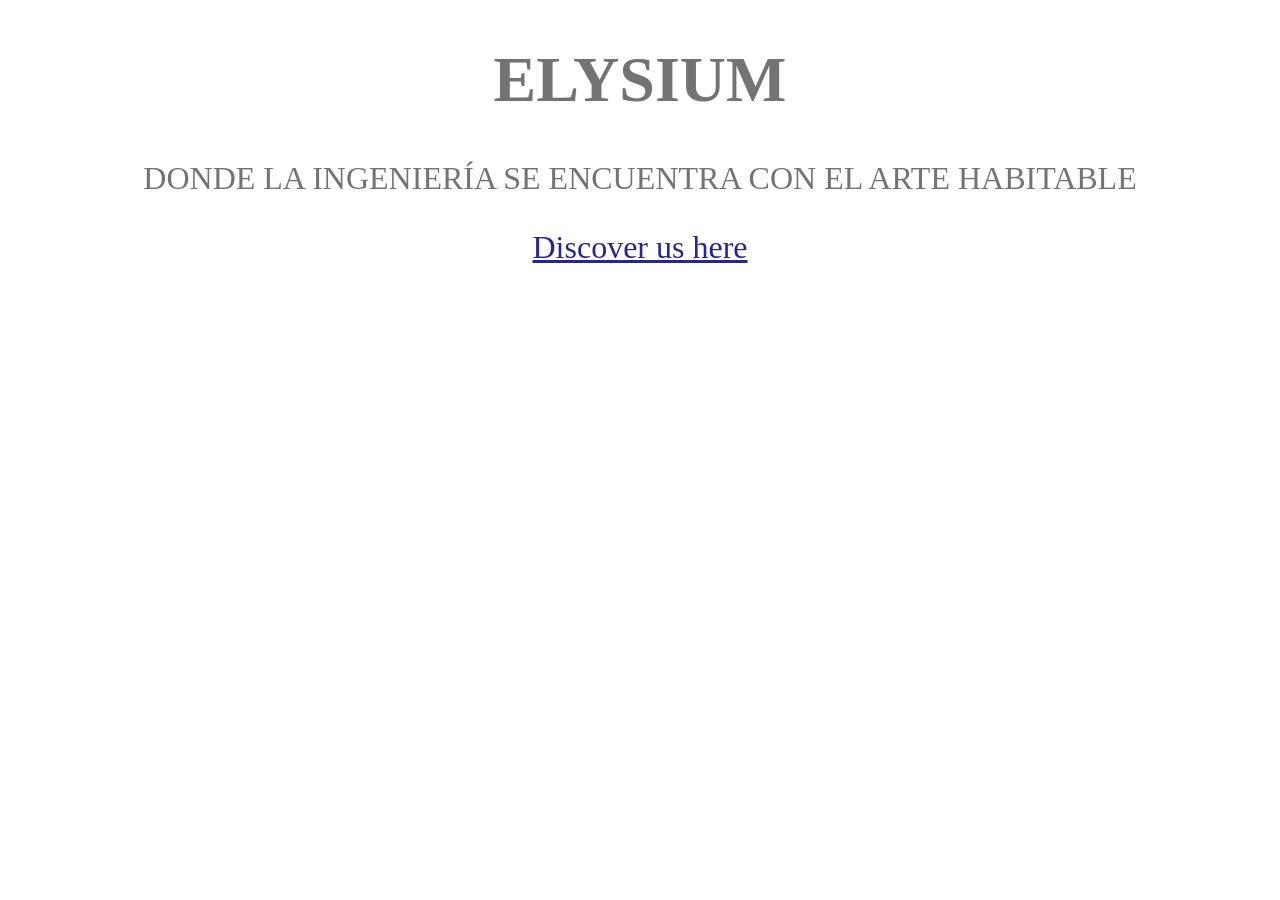
<file: index.html>
<!DOCTYPE html>
<html lang="en">
<head>
    <meta charset="UTF-8">
    <meta name="viewport" content="width=device-width, initial-scale=1.0">
    <title>Document</title>
    <link rel="stylesheet" href="style.css">
</head>
<body><center>
    
    <video class="video-background" autoplay muted loop>
        <source src="Above the clouds sunrise timelapse HD   Amanecer por encima de las nubes HD.mp4" type="video/mp4">
    </video>
    <div class="content">
        <h1>ELYSIUM</h1>
        <p>DONDE LA INGENIERÍA SE ENCUENTRA CON EL ARTE HABITABLE</p>
        <a href="inicio.html">Discover us here</a>
    </div>
</body></center>
</html>
</file>
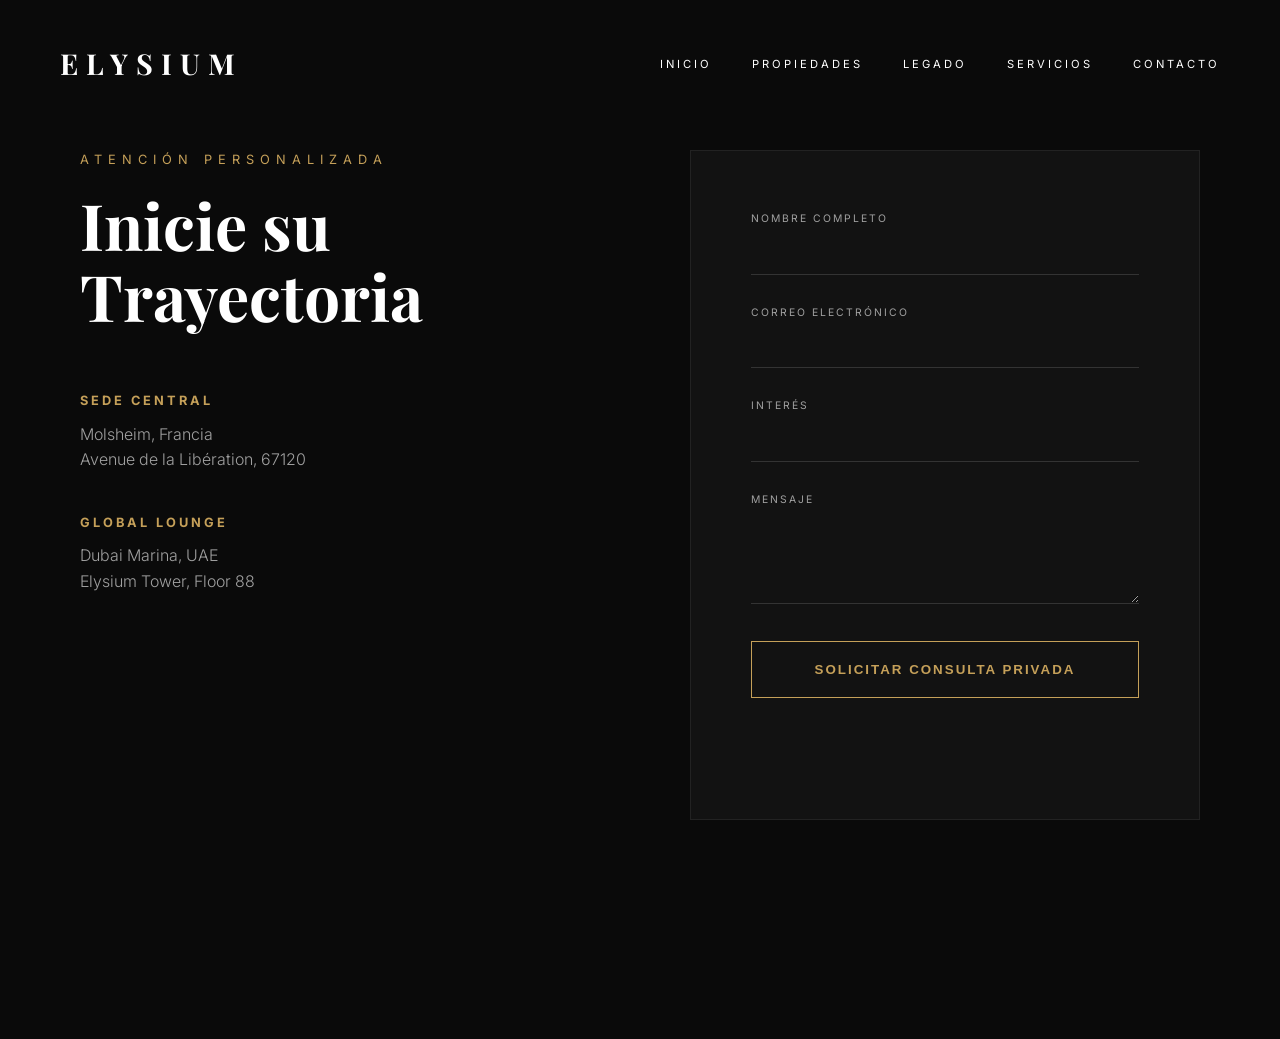
<file: contact.html>
<!DOCTYPE html>
<html lang="es">
<head>
    <meta charset="UTF-8">
    <meta name="viewport" content="width=device-width, initial-scale=1.0">
    <title>Contacto | Elysium Estates</title>
    <link href="https://fonts.googleapis.com/css2?family=Inter:wght@300;400;600&family=Playfair+Display:ital,wght@0,700;1,400&display=swap" rel="stylesheet">
    <link rel="stylesheet" href="inicio.css">
    <link rel="stylesheet" href="contact.css">
</head>
<body>

    <nav class="navbar">
        <div class="logo"><a href="index.html" style="color:white; text-decoration:none;">ELYSIUM</a></div>
        <ul class="nav-links">
            <li><a href="inicio.html">Inicio</a></li>
            <li><a href="Propiedades.html">Propiedades</a></li>
            <li><a href="heritage.html">Legado</a></li>
            <li><a href="Servicios.html">Servicios</a></li>
            <li><a href="contact.html" class="active">Contacto</a></li>
        </ul>
    </nav>

    <main class="contact-container">
        <section class="contact-info">
            <span class="hero-subtitle">ATENCIÓN PERSONALIZADA</span>
            <h1 class="contact-title">Inicie su <br>Trayectoria</h1>
            
            <div class="office-location">
                <h3>Sede Central</h3>
                <p>Molsheim, Francia</p>
                <p>Avenue de la Libération, 67120</p>
            </div>

            <div class="office-location">
                <h3>Global Lounge</h3>
                <p>Dubai Marina, UAE</p>
                <p>Elysium Tower, Floor 88</p>
            </div>
        </section>

        <section class="contact-form-section">
            <form class="elegant-form">
                <div class="form-group">
                    <label>NOMBRE COMPLETO</label>
                    <input type="text">
                </div>
                <div class="form-group">
                    <label>CORREO ELECTRÓNICO</label>
                    <input type="email">
                </div>
                <div class="form-group">
                    <label>INTERÉS</label>
                    <input type="interes">
                </div>
                <div class="form-group">
                    <label>MENSAJE</label>
                    <textarea rows="4"></textarea>
                </div>
                <button type="submit" class="btn-submit">Solicitar Consulta Privada</button>
            </form>
        </section>
    </main>

    <footer class="footer">
        <p>&copy; 2026 Elysium Estates. Excelencia en cada detalle.</p>
    </footer>

</body>
</html>
</file>
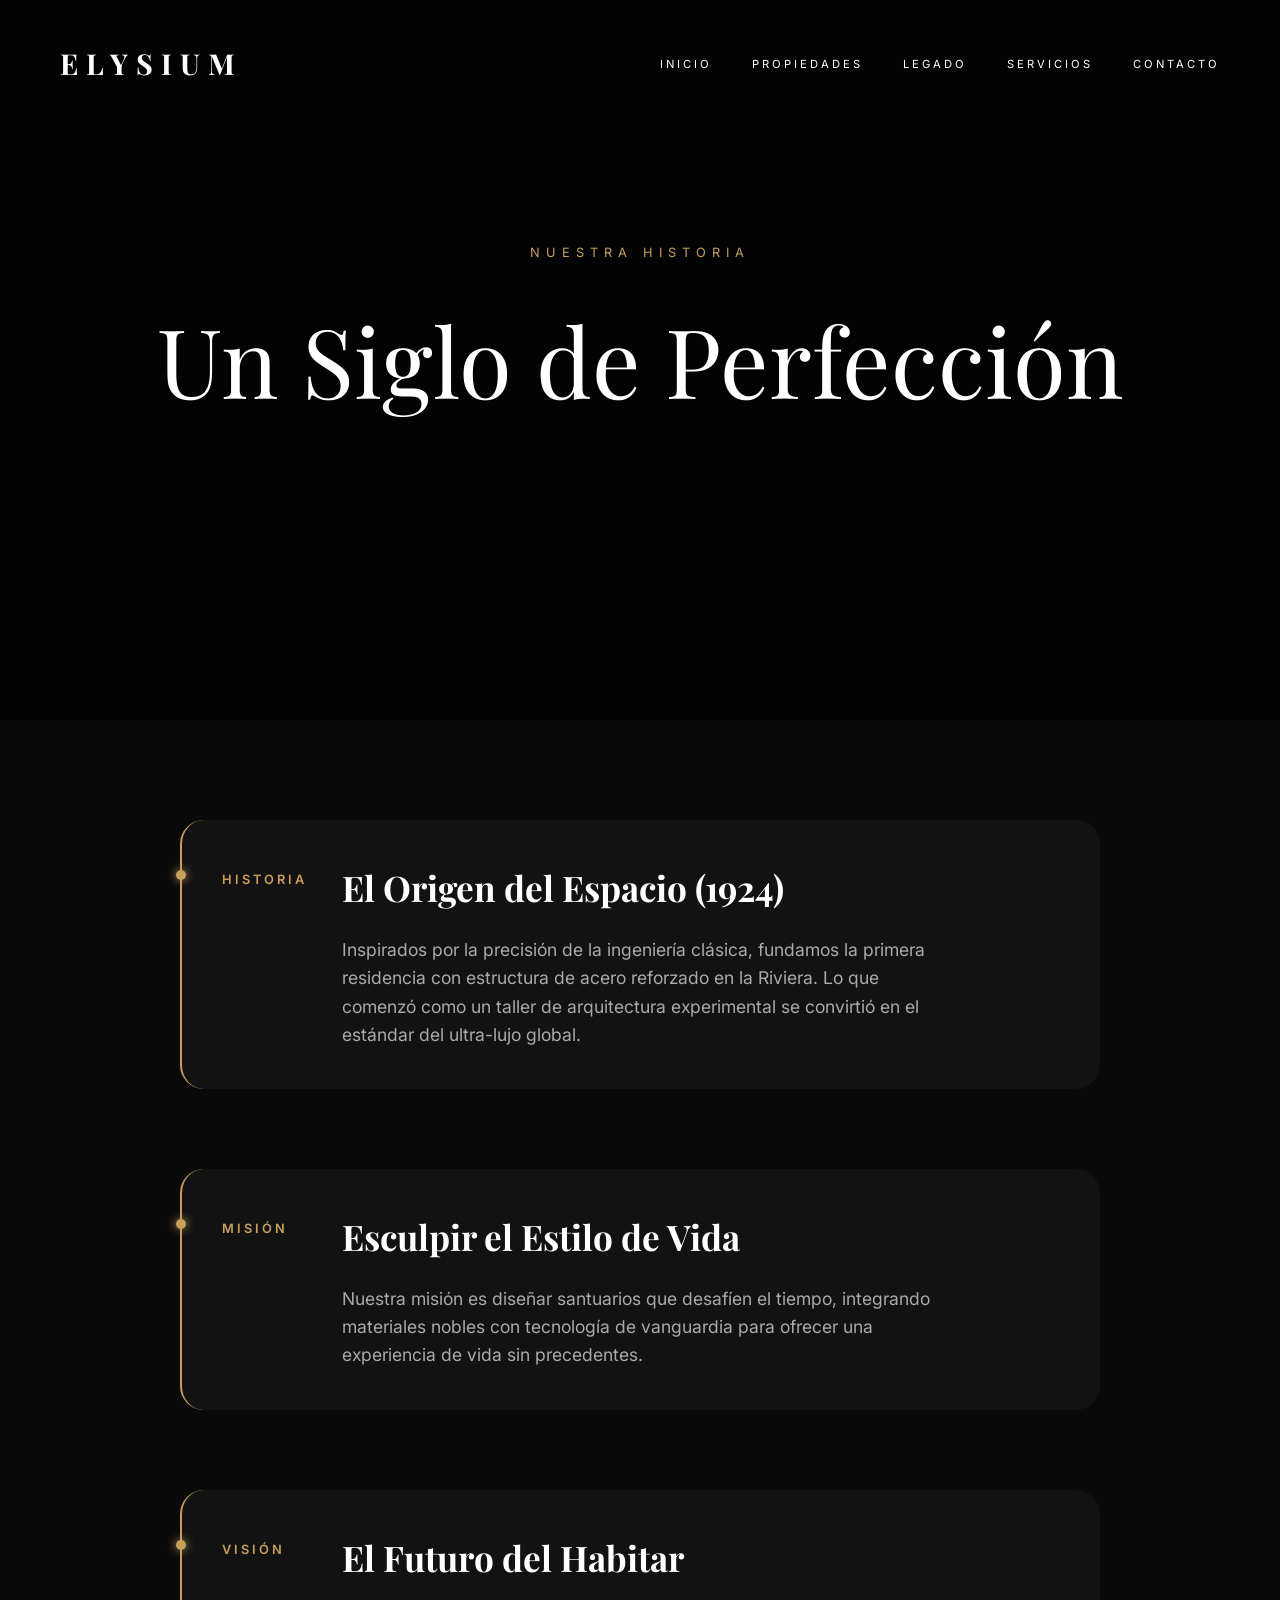
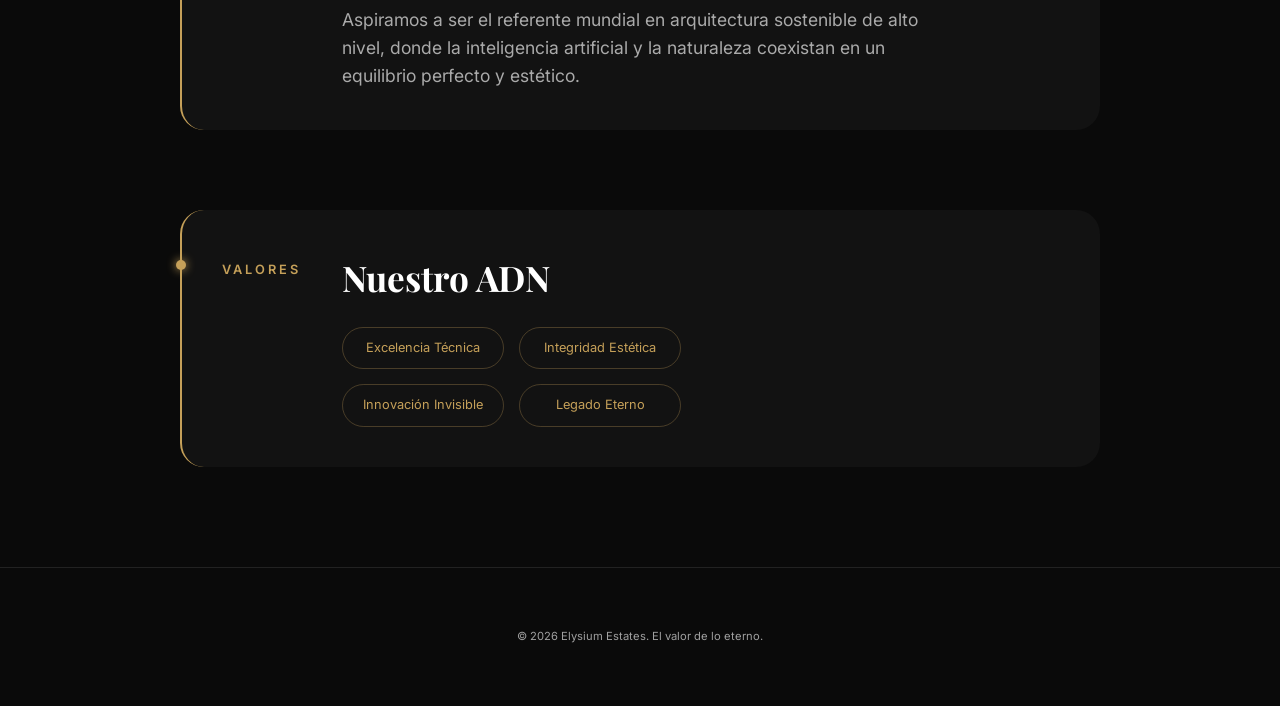
<file: heritage.html>
<!DOCTYPE html>
<html lang="es">
<head>
    <meta charset="UTF-8">
    <meta name="viewport" content="width=device-width, initial-scale=1.0">
    <title>Legado | Elysium Estates</title>
    <link href="https://fonts.googleapis.com/css2?family=Inter:wght@300;400;600&family=Playfair+Display:ital,wght@0,700;1,400&display=swap" rel="stylesheet">
    <link rel="stylesheet" href="inicio.css">
    <link rel="stylesheet" href="heritage.css">
</head>
<body>

    <nav class="navbar">
        <div class="logo"><a href="index.html" style="color:white; text-decoration:none;">ELYSIUM</a></div>
        <ul class="nav-links">
            <li><a href="inicio.html">Inicio</a></li>
            <li><a href="Propiedades.html">Propiedades</a></li>
            <li><a href="heritage.html" class="active">Legado</a></li>
            <li><a href="Servicios.html">Servicios</a></li>
            <li><a href="contact.html" class="btn-contact">Contacto</a></li>
        </ul>
    </nav>

    <header class="heritage-hero">
        <div class="hero-content">
            <span class="hero-subtitle">NUESTRA HISTORIA</span>
            <h1 class="hero-title">Un Siglo de Perfección</h1>
        </div>
    </header>

    <section class="legacy-section">
    <div class="legacy-item">
        <div class="legacy-year">HISTORIA</div>
        <div class="legacy-text">
            <h2>El Origen del Espacio (1924)</h2>
            <p>Inspirados por la precisión de la ingeniería clásica, fundamos la primera residencia con estructura de acero reforzado en la Riviera. Lo que comenzó como un taller de arquitectura experimental se convirtió en el estándar del ultra-lujo global.</p>
        </div>
    </div>

    <div class="legacy-item">
        <div class="legacy-year">MISIÓN</div>
        <div class="legacy-text">
            <h2>Esculpir el Estilo de Vida</h2>
            <p>Nuestra misión es diseñar santuarios que desafíen el tiempo, integrando materiales nobles con tecnología de vanguardia para ofrecer una experiencia de vida sin precedentes.</p>
        </div>
    </div>

    <div class="legacy-item">
        <div class="legacy-year">VISIÓN</div>
        <div class="legacy-text">
            <h2>El Futuro del Habitar</h2>
            <p>Aspiramos a ser el referente mundial en arquitectura sostenible de alto nivel, donde la inteligencia artificial y la naturaleza coexistan en un equilibrio perfecto y estético.</p>
        </div>
    </div>

    <div class="legacy-item">
        <div class="legacy-year">VALORES</div>
        <div class="legacy-text">
            <h2>Nuestro ADN</h2>
            <div class="values-grid">
                <div class="value-tag">Excelencia Técnica</div>
                <div class="value-tag">Integridad Estética</div>
                <div class="value-tag">Innovación Invisible</div>
                <div class="value-tag">Legado Eterno</div>
            </div>
        </div>
    </div>
</section>
    <footer class="footer">
        <p>&copy; 2026 Elysium Estates. El valor de lo eterno.</p>
    </footer>

</body>
</html>
</file>
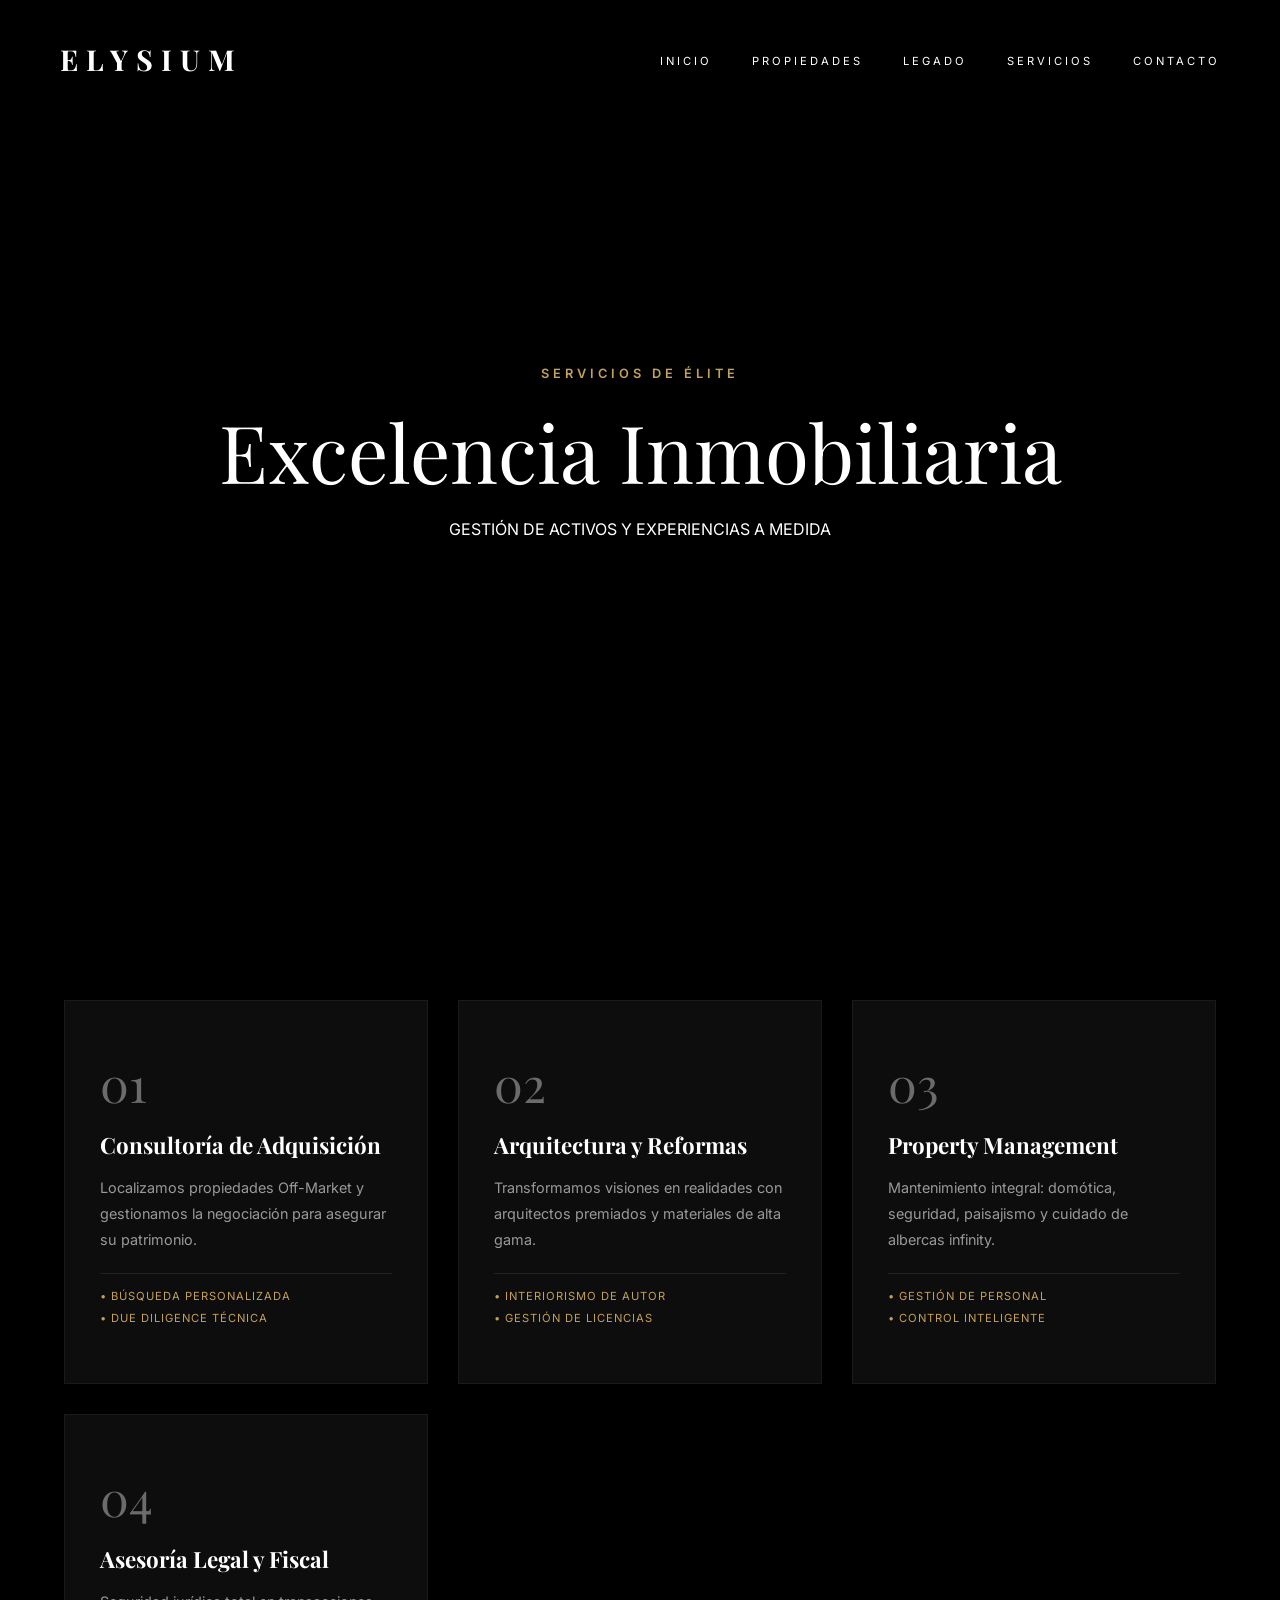
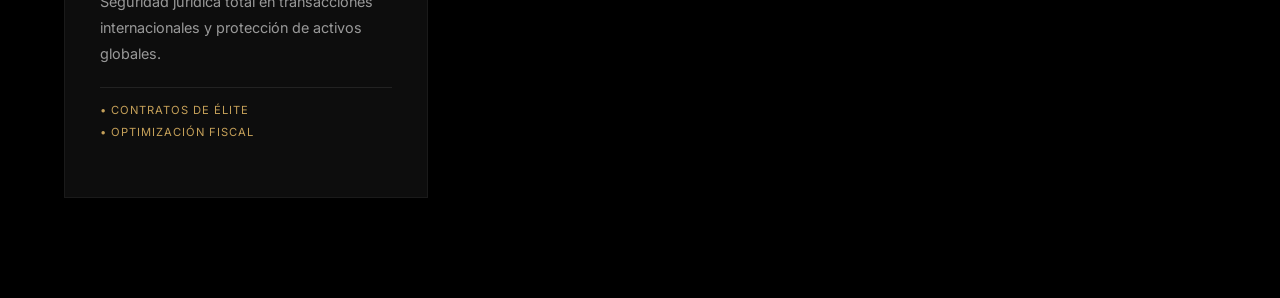
<file: Servicios.html>
<!DOCTYPE html>
<html lang="es">
<head>
    <meta charset="UTF-8">
    <meta name="viewport" content="width=device-width, initial-scale=1.0">
    <title>Servicios Exclusivos | ELYSIUM</title>
    <link href="https://fonts.googleapis.com/css2?family=Inter:wght@300;400;600&family=Playfair+Display:ital,wght@0,700;1,400&display=swap" rel="stylesheet">
    <link rel="stylesheet" href="Servicios.css">
</head>
<body class="body-servicios">

    <nav class="navbar">
        <div class="logo"><a href="index.html" style="color:white; text-decoration:none;">ELYSIUM</a></div>
        <ul class="nav-links">
            <li><a href="inicio.html">Inicio</a></li>
            <li><a href="Propiedades.html">Propiedades</a></li>
            <li><a href="heritage.html">Legado</a></li>
            <li><a href="Servicios.html">Servicios</a></li>
            <li><a href="contact.html" class="btn-contact">Contacto</a></li>
        </ul>
    </nav>

    <header class="header-servicios">
    <div class="capa-gradiente"></div> <div class="contenido-header">
        <span class="tag-oro">SERVICIOS DE ÉLITE</span>
        <h1>Excelencia Inmobiliaria</h1>
        <p>GESTIÓN DE ACTIVOS Y EXPERIENCIAS A MEDIDA</p>
    </div>
</header>

    <section class="contenedor-cards">
        <div class="grid-servicios">
            
            <div class="card-lujo">
                <span class="numero-card">01</span>
                <h3>Consultoría de Adquisición</h3>
                <p>Localizamos propiedades Off-Market y gestionamos la negociación para asegurar su patrimonio.</p>
                <ul class="lista-detalles">
                    <li>• Búsqueda personalizada</li>
                    <li>• Due Diligence técnica</li>
                </ul>
            </div>

            <div class="card-lujo">
                <span class="numero-card">02</span>
                <h3>Arquitectura y Reformas</h3>
                <p>Transformamos visiones en realidades con arquitectos premiados y materiales de alta gama.</p>
                <ul class="lista-detalles">
                    <li>• Interiorismo de autor</li>
                    <li>• Gestión de licencias</li>
                </ul>
            </div>

            <div class="card-lujo">
                <span class="numero-card">03</span>
                <h3>Property Management</h3>
                <p>Mantenimiento integral: domótica, seguridad, paisajismo y cuidado de albercas infinity.</p>
                <ul class="lista-detalles">
                    <li>• Gestión de personal</li>
                    <li>• Control inteligente</li>
                </ul>
            </div>

            <div class="card-lujo">
                <span class="numero-card">04</span>
                <h3>Asesoría Legal y Fiscal</h3>
                <p>Seguridad jurídica total en transacciones internacionales y protección de activos globales.</p>
                <ul class="lista-detalles">
                    <li>• Contratos de élite</li>
                    <li>• Optimización fiscal</li>
                </ul>
            </div>

        </div>
    </section>

</body>
</html>
</file>
<file: style.css>
html, body{
    margin: 0;
    padding: 0;
    height: 100%;
    overflow: hidden;
}

.video-background{ 
    position: absolute;
    top: 0;
    left: 0;
    width: 100%;
    height: 100%;
    object-fit: cover;
    z-index: -1;
}

.content{
    position: center;
    z-index: 1;
    color: #737373;
    text-align: center;
    font-size: 2em;
    font-family: 'Times New Roman', Times, serif;
}

.content a{
    color: rgb(39, 37, 146);
}
</file>
<file: inicio.css>
:root {
    --primary-black: #0a0a0a;
    --secondary-black: #121212;
    --accent-gold: #c5a059;
    --text-light: #ffffff;
    --text-dim: #a0a0a0;
    --transition: all 0.6s cubic-bezier(0.16, 1, 0.3, 1);
}

/* Scroll suave para toda la página */
html {
    scroll-behavior: smooth;
}

* {
    margin: 0;
    padding: 0;
    box-sizing: border-box;
}

body {
    background-color: var(--primary-black);
    color: var(--text-light);
    font-family: 'Inter', sans-serif;
    line-height: 1.6;
    overflow-x: hidden;
}

/* NAVBAR */
.navbar {
    display: flex;
    justify-content: space-between;
    align-items: center;
    padding: 40px 60px;
    position: absolute;
    width: 100%;
    z-index: 100;
}

.logo {
    font-family: 'Playfair Display', serif;
    font-size: 1.8rem;
    letter-spacing: 8px;
    font-weight: 700;
}

.nav-links {
    display: flex;
    list-style: none;
    gap: 40px;
}

.nav-links a {
    text-decoration: none;
    color: var(--text-light);
    font-size: 0.7rem;
    text-transform: uppercase;
    letter-spacing: 3px;
    transition: var(--transition);
}

.nav-links a:hover {
    color: var(--accent-gold);
}

/* HERO */
.hero {
    height: 100vh;
    background: linear-gradient(rgba(0,0,0,0.5), rgba(0,0,0,0.5)), 
                url('https://images.unsplash.com/photo-1564013799919-ab600027ffc6?auto=format&fit=crop&w=1920&q=80');
    background-attachment: fixed; 
    background-size: cover;
    background-position: center;
    display: flex;
    justify-content: center;
    align-items: center;
    text-align: center;
}

.hero-subtitle {
    display: block;
    font-size: 0.8rem;
    letter-spacing: 6px;
    margin-bottom: 20px;
    color: var(--accent-gold);
}

.hero-title {
    font-family: 'Playfair Display', serif;
    font-size: clamp(3rem, 8vw, 6rem);
    margin-bottom: 40px;
    font-weight: 400;
}

.btn-main {
    padding: 15px 40px;
    border: 1px solid var(--text-light);
    color: var(--text-light);
    text-decoration: none;
    text-transform: uppercase;
    font-size: 0.75rem;
    letter-spacing: 2px;
    transition: var(--transition);
}

.btn-main:hover {
    background: var(--text-light);
    color: var(--primary-black);
}

/* ACORDEÓN DE PROPIEDADES */
.exclusive-models {
    background-color: #050505;
    padding: 100px 40px;
    text-align: center;
    /* Evita que el título quede oculto bajo la navbar al hacer scroll */
    scroll-margin-top: 80px;
}

.section-header h1 {
    font-family: 'Playfair Display', serif;
    font-size: 3rem;
    color: #fff;
    margin-bottom: 10px;
}

.section-header p {
    color: #c5a059;
    letter-spacing: 3px;
    font-size: 0.8rem;
    margin-bottom: 50px;
}

.property-accordion {
    display: flex;
    gap: 10px;
    height: 600px;
    width: 100%;
    max-width: 1600px;
    margin: 40px auto;
    overflow: hidden;
}

.property-item {
    position: relative;
    flex: 1;
    min-width: 60px;
    border-radius: 50px;
    overflow: hidden;
    transition: all 0.7s cubic-bezier(0.25, 1, 0.3, 1);
}

.property-item:hover {
    flex: 9;
}

.img-fondo {
    position: absolute;
    top: 0;
    left: 0;
    width: 100%;
    height: 100%;
    object-fit: cover;
    z-index: 1;
}

.shadow-overlay {
    position: absolute;
    inset: 0;
    background: linear-gradient(to top, rgba(0,0,0,0.9) 0%, transparent 70%);
    z-index: 2;
}

.property-info {
    position: absolute;
    bottom: 50px;
    left: 50px;
    z-index: 3;
    color: white;
    opacity: 0;
    transform: translateY(20px);
    transition: all 0.5s ease 0.2s;
    text-align: left;
    /* Evita que el texto se rompa cuando la tarjeta es pequeña */
    white-space: nowrap;
}

.property-item:hover .property-info {
    opacity: 1;
    transform: translateY(0);
}

.tag { color: #c5a059; font-size: 0.7rem; letter-spacing: 3px; display: block; margin-bottom: 5px; }
.property-info h2 { font-family: 'Playfair Display', serif; font-size: 2.2rem; margin: 0 0 20px 0; }

.property-specs {
    display: flex;
    gap: 30px;
    margin-bottom: 30px;
    border-top: 1px solid rgba(255,255,255,0.1);
    padding-top: 15px;
}

.spec span { display: block; font-size: 0.6rem; color: #888; margin-bottom: 5px; }
.spec strong { font-size: 0.9rem; font-weight: 300; color: #fff; }

.btn-config {
    color: #fff;
    text-decoration: none;
    font-size: 0.75rem;
    border-bottom: 1px solid #c5a059;
    padding-bottom: 5px;
    transition: 0.3s;
}

.footer {
    padding: 60px;
    text-align: center;
    border-top: 1px solid #222;
    font-size: 0.7rem;
    color: var(--text-dim);
}
</file>
<file: contact.css>
/* Importamos la base */
@import url('style.css');

.contact-container {
    display: grid;
    grid-template-columns: 1fr 1fr;
    min-height: 100vh;
    padding: 150px 80px 80px 80px;
    gap: 100px;
}

.contact-title {
    font-family: 'Playfair Display', serif;
    font-size: 4rem;
    line-height: 1.1;
    margin: 20px 0 60px 0;
}

.office-location {
    margin-bottom: 40px;
}

.office-location h3 {
    font-size: 0.8rem;
    letter-spacing: 3px;
    color: var(--accent-gold);
    text-transform: uppercase;
    margin-bottom: 10px;
}

.office-location p {
    color: var(--text-dim);
    font-weight: 300;
}

/* Estilo del Formulario */
.contact-form-section {
    background: var(--secondary-black);
    padding: 60px;
    border: 1px solid #222;
}

.form-group {
    margin-bottom: 30px;
}

.form-group label {
    display: block;
    font-size: 0.65rem;
    letter-spacing: 2px;
    color: var(--text-dim);
    margin-bottom: 10px;
}

.form-group input, 
.form-group select, 
.form-group textarea {
    width: 100%;
    background: transparent;
    border: none;
    border-bottom: 1px solid #333;
    color: white;
    padding: 10px 0;
    font-family: 'Inter', sans-serif;
    outline: none;
    transition: var(--transition);
}

.form-group input:focus, 
.form-group textarea:focus {
    border-bottom-color: var(--accent-gold);
}

.btn-submit {
    width: 100%;
    padding: 20px;
    background: transparent;
    border: 1px solid var(--accent-gold);
    color: var(--accent-gold);
    text-transform: uppercase;
    letter-spacing: 2px;
    cursor: pointer;
    transition: var(--transition);
    font-weight: 600;
}

.btn-submit:hover {
    background: var(--accent-gold);
    color: var(--primary-black);
}

/* Responsivo para móviles */
@media (max-width: 900px) {
    .contact-container {
        grid-template-columns: 1fr;
        padding: 120px 40px;
    }
}
</file>
<file: heritage.css>
/* --- REPARACIÓN GLOBAL --- */
html, body {
    overflow-x: hidden;
    overflow-y: auto; /* Asegura que el scroll vertical esté siempre habilitado */
    height: auto;
    scroll-behavior: smooth;
}

/* --- SECCIÓN HERO (UN SIGLO DE PERFECCIÓN) --- */
.heritage-hero {
    height: 80vh; /* Un poco más alto para impacto visual */
    background: linear-gradient(rgba(0,0,0,0.7), rgba(0,0,0,0.8)), 
                url('https://images.unsplash.com/photo-1486406146926-c627a92ad1ab?auto=format&fit=crop&w=1920&q=80');
    background-size: cover;
    background-position: center;
    background-attachment: fixed; /* Efecto parallax elegante */
    display: flex;
    flex-direction: column;
    justify-content: center;
    align-items: center;
    text-align: center;
    position: relative;
    z-index: 5;
}

/* --- SECCIÓN DE LEGADO (HISTORIA, MISIÓN, VALORES) --- */
.legacy-section {
    max-width: 1000px;
    margin: 100px auto;
    padding: 0 40px;
}

.legacy-item {
    display: flex;
    margin-bottom: 80px;
    align-items: flex-start;
    border-left: 2px solid var(--accent-gold);
    padding: 40px;
    position: relative;
    /* Diseño de carta */
    background: rgba(255, 255, 255, 0.03);
    border-radius: 24px;
    transition: all 0.5s ease;
}

.legacy-item:hover {
    background: rgba(255, 255, 255, 0.05);
    transform: translateX(10px);
    border-left: 2px solid #fff; /* Cambio de color al hover */
}

/* El punto en la línea de tiempo */
.legacy-item::before {
    content: '';
    position: absolute;
    left: -6px;
    top: 50px;
    width: 10px;
    height: 10px;
    background-color: var(--accent-gold);
    border-radius: 50%;
    box-shadow: 0 0 10px var(--accent-gold);
}

.legacy-year {
    font-family: 'Inter', sans-serif;
    font-weight: 600;
    font-size: 0.8rem;
    color: var(--accent-gold);
    min-width: 120px;
    letter-spacing: 3px;
    text-transform: uppercase;
    margin-top: 10px;
}

.legacy-text h2 {
    font-family: 'Playfair Display', serif;
    font-size: 2.2rem;
    margin-bottom: 20px;
    color: #fff;
}

.legacy-text p {
    color: #aaa;
    font-size: 1.1rem;
    line-height: 1.6;
    max-width: 600px;
}

/* Estilo para los valores */
.values-grid {
    display: grid;
    grid-template-columns: repeat(2, 1fr);
    gap: 15px;
    margin-top: 20px;
}

.value-tag {
    border: 1px solid rgba(197, 160, 89, 0.3);
    padding: 10px 20px;
    border-radius: 50px;
    font-size: 0.8rem;
    color: var(--accent-gold);
    text-align: center;
    transition: 0.3s;
}

.value-tag:hover {
    background: var(--accent-gold);
    color: #000;
}

@media (max-width: 768px) {
    .legacy-item {
        flex-direction: column;
        padding-left: 30px;
    }
    .legacy-year {
        margin-bottom: 10px;
    }
}
</file>
<file: Servicios.css>
* {
    margin: 0;
    padding: 0;
    box-sizing: border-box;
}

.body-servicios {
    background-color: #000;
    font-family: 'Inter', sans-serif;
    color: #fff;
}


.navbar {
    display: flex;
    justify-content: space-between;
    align-items: center;
    padding: 40px 60px;
    position: absolute;
    width: 100%;
    z-index: 100;
}

.logo {
    font-family: 'Playfair Display', serif;
    font-size: 1.8rem;
    letter-spacing: 8px;
    font-weight: 700;
}

.nav-links {
    display: flex;
    list-style: none;
    gap: 40px;
}

.nav-links a {
    text-decoration: none;
    color: #fff;
    font-size: 0.7rem;
    text-transform: uppercase;
    letter-spacing: 3px;
}



.header-servicios {
    position: relative;
    height: 100vh;
    width: 100%;
    display: flex;
    justify-content: center;
    align-items: center;
    text-align: center;
    background-image: url('https://images.unsplash.com/photo-1497215728101-856f4ea42174?auto=format&fit=crop&w=1920&q=80');
    background-size: cover;      
    background-position: center; 
    background-attachment: fixed; 
}


.capa-gradiente {
    position: absolute;
    top: 0;
    left: 0;
    width: 100%;
    height: 100%;
    background: linear-gradient(rgba(0, 0, 0, 0.3), rgba(0, 0, 0, 0.9));
    z-index: 1;
}


.contenido-header {
    position: relative;
    z-index: 2;
}

.tag-oro {
    color: #c5a059;
    letter-spacing: 4px;
    font-size: 0.8rem;
    font-weight: 600;
}

.contenido-header h1 {
    font-family: 'Playfair Display', serif;
    font-size: clamp(3rem, 8vw, 5rem);
    color: #fff;
    margin: 15px 0;
    font-weight: 400;
}

.capa-oscura {
    position: absolute;
    inset: 0;
    background: linear-gradient(to bottom, rgba(0,0,0,0.2), rgba(0,0,0,0.9));
}

.contenido-servicios {
    position: relative;
    z-index: 5;
}

.subtitulo-oro {
    color: #c5a059;
    letter-spacing: 5px;
    font-size: 0.8rem;
    display: block;
    margin-bottom: 10px;
}

.titulo-principal {
    font-family: 'Playfair Display', serif;
    font-size: 4rem;
    font-weight: 400;
}

/* Grid de Cards */
.contenedor-cards {
    padding: 100px 5%;
    background-color: #000;
}

.grid-servicios {
    display: grid;
    grid-template-columns: repeat(auto-fit, minmax(280px, 1fr));
    gap: 30px;
    max-width: 1300px;
    margin: 0 auto;
}

.card-lujo {
    background: #0d0d0d;
    padding: 50px 35px;
    border: 1px solid #1a1a1a;
    transition: all 0.4s ease;
}

.card-lujo:hover {
    border-color: #c5a059;
    transform: translateY(-10px);
}

.numero-card {
    font-family: 'Playfair Display', serif;
    font-size: 3rem;
    color: rgba(243, 242, 240, 0.411);
    display: block;
    margin-bottom: 15px;
}

.card-lujo h3 {
    font-family: 'Playfair Display', serif;
    font-size: 1.4rem;
    margin-bottom: 15px;
}

.card-lujo p {
    color: #999;
    font-size: 0.9rem;
    line-height: 1.8;
    margin-bottom: 20px;
}

.lista-detalles {
    list-style: none;
    border-top: 1px solid #222;
    padding-top: 15px;
}

.lista-detalles li {
    color: #c5a059;
    font-size: 0.7rem;
    text-transform: uppercase;
    letter-spacing: 1px;
    margin-bottom: 8px;
}
</file>
